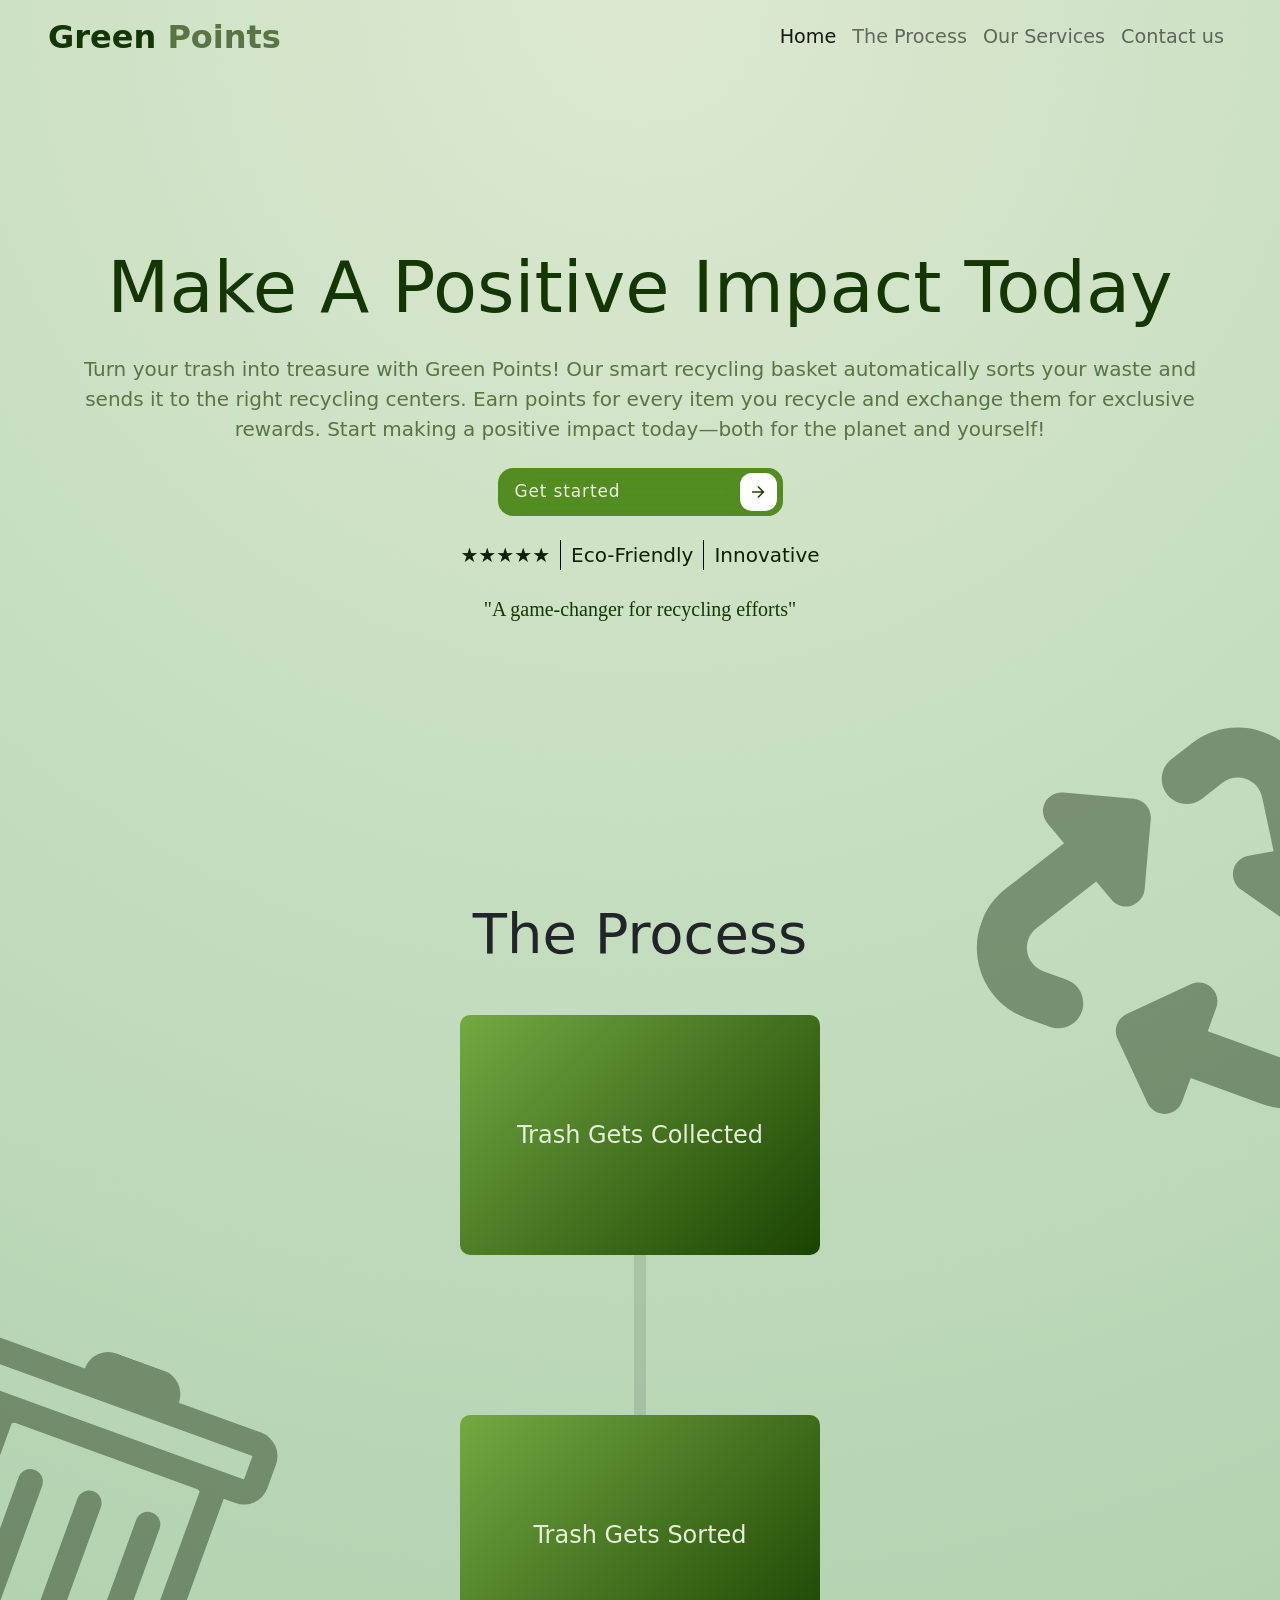
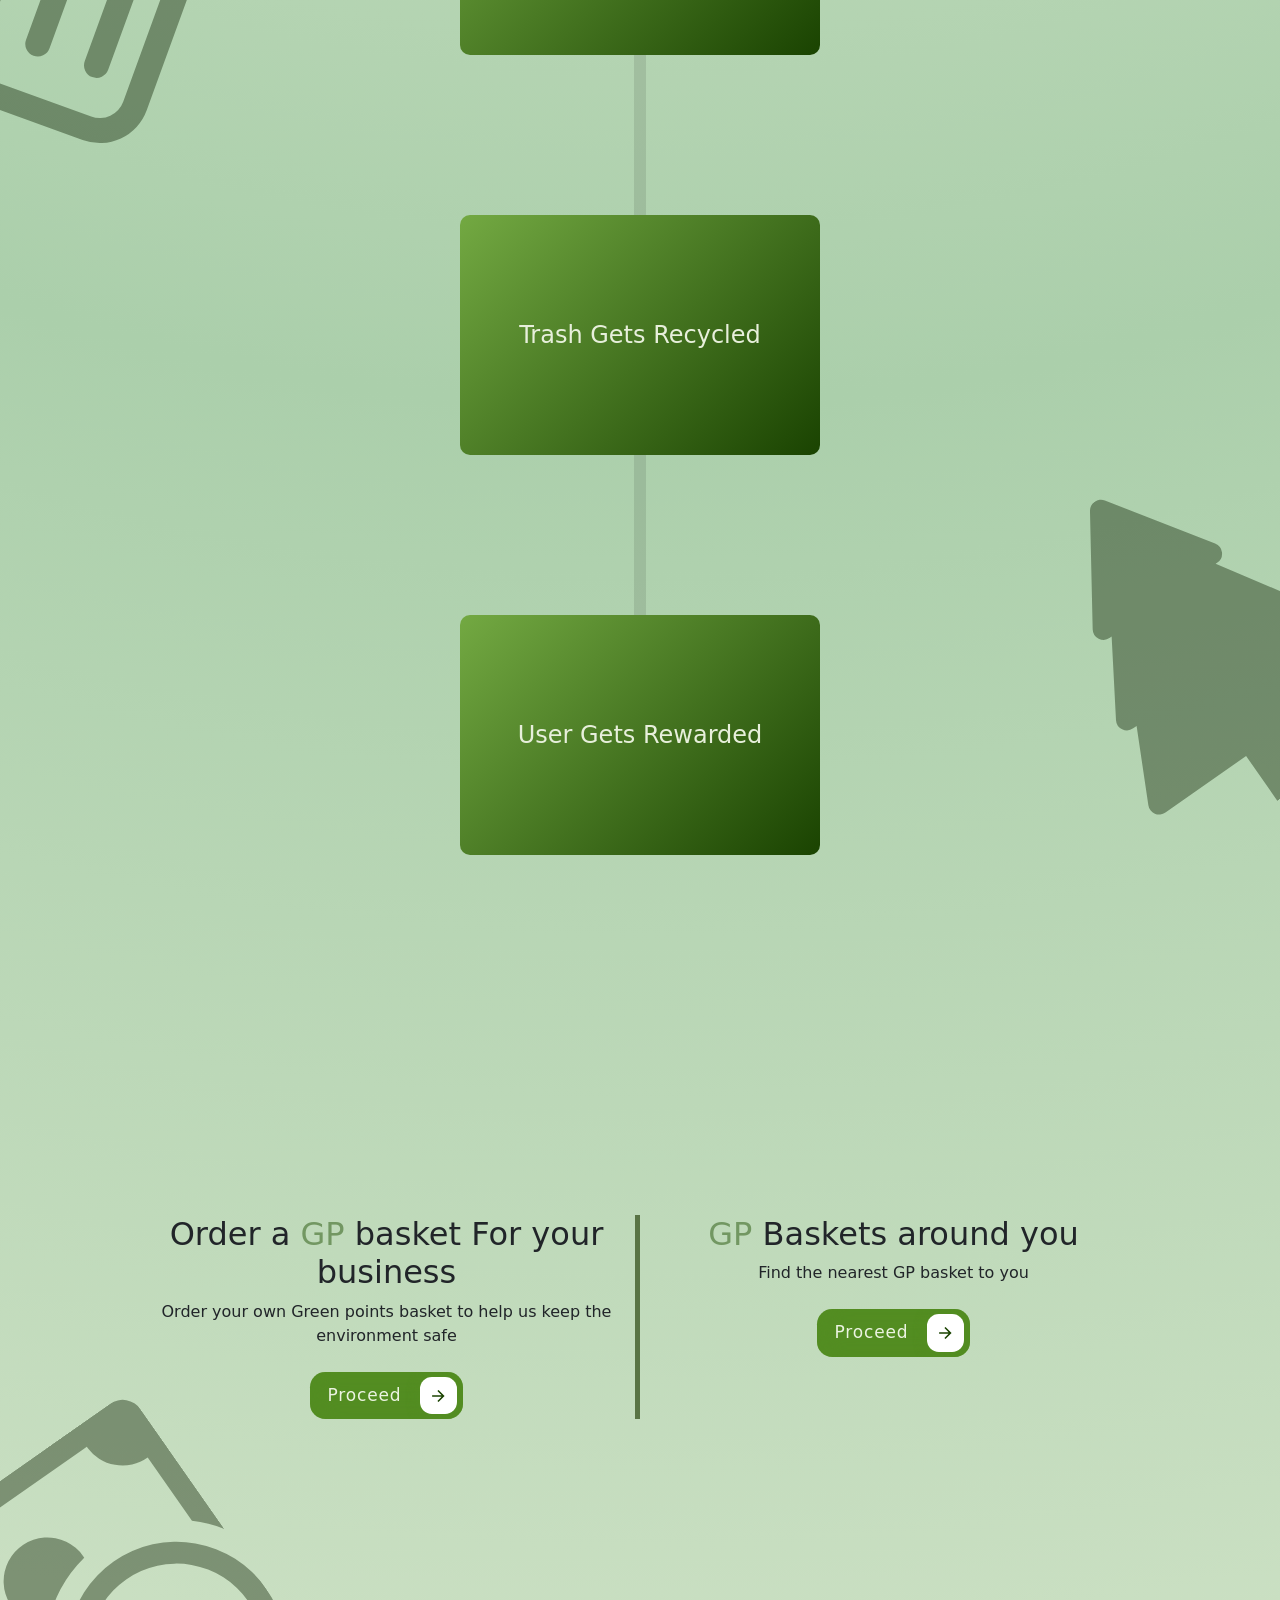
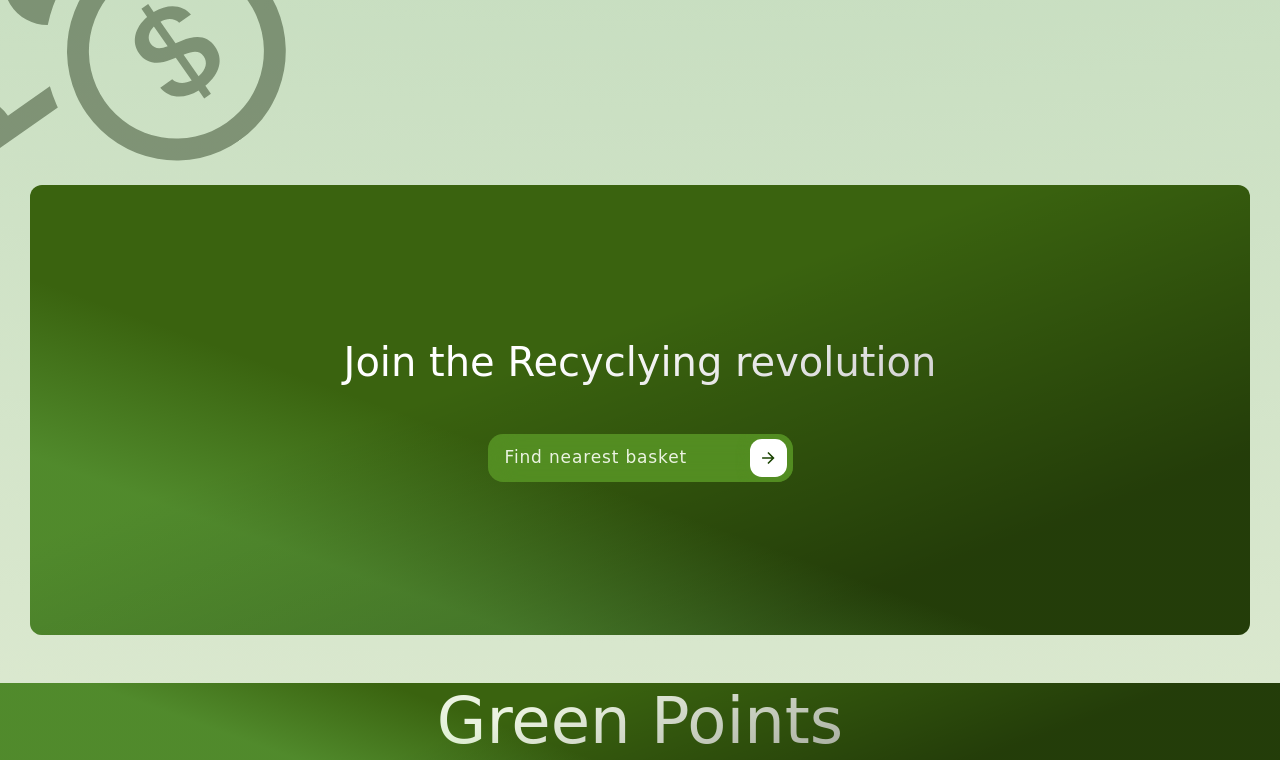
<file: index.html>
<!DOCTYPE html>
<html lang="en">
  <head>
    <meta charset="UTF-8" />
    <meta name="viewport" content="width=device-width, initial-scale=1.0" />
    <title>Green Points</title>
    <link
      rel="stylesheet"
      href="bootstrap-5.1.3-dist/bootstrap-5.1.3-dist/css/bootstrap-grid.css.map"
    />
    <link
      rel="stylesheet"
      href="bootstrap-5.1.3-dist/bootstrap-5.1.3-dist/css/bootstrap.css"
    />
    <link
      rel="stylesheet"
      href="bootstrap-5.1.3-dist/bootstrap-5.1.3-dist/css/bootstrap.min.css"
    />

    <link
      rel="stylesheet"
      href="bootstrap-5.1.3-dist/bootstrap-5.1.3-dist/css/bootstrap-grid.css"
    />
    <link rel="stylesheet" href="css/index-styling.css" />
  </head>

  <body>
    <main>
      <section id="hero" class="vh-100">
        <nav class="navbar navbar-expand-sm navbar-light">
          <div class="container-fluid d-flex px-5">
            <a class="navbar-brand" href="#"
              ><span class="main-color">Green</span>
              <span class="sec-color">Points</span></a
            >
            <button
              class="navbar-toggler d-lg-none"
              type="button "
              data-bs-toggle="collapse"
              data-bs-target="#collapsibleNavId"
              aria-controls="collapsibleNavId"
              aria-expanded="false"
              aria-label="Toggle navigation"
            >
              <span class="navbar-toggler-icon"></span>
            </button>
            <div class="collapse navbar-collapse" id="collapsibleNavId">
              <ul class="navbar-nav ms-auto mt-2 mt-lg-0">
                <li class="nav-item">
                  <a
                    class="nav-link active"
                    href="index.html"
                    aria-current="page"
                    >Home <span class="visually-hidden">(current)</span></a
                  >
                </li>
                <li class="nav-item">
                  <a class="nav-link" href="#process-section">The Process</a>
                </li>
                <li class="nav-item">
                  <a class="nav-link" href="#our-service">Our Services</a>
                </li>

                <li class="nav-item">
                  <a class="nav-link" href="#footer">Contact us</a>
                </li>
              </ul>
            </div>
          </div>
        </nav>

        <div
          class="container d-flex flex-column justify-content-center align-content-center text-center"
        >
          <div class="row justify-content-center align-items-center gap-4">
            <span class="text-center main-color display-2"
              >Make A Positive Impact Today</span
            >
            <span class="text-center sec-color fs-5"
              >Turn your trash into treasure with Green Points! Our smart
              recycling basket automatically sorts your waste and sends it to
              the right recycling centers. Earn points for every item you
              recycle and exchange them for exclusive rewards. Start making a
              positive impact today—both for the planet and yourself!</span
            >
            <!-- From Uiverse.io by adamgiebl -->
            <a href="Order.html" class="cssbuttons-io-button">
              Get started
              <div class="icon">
                <svg
                  height="24"
                  width="24"
                  viewBox="0 0 24 24"
                  xmlns="http://www.w3.org/2000/svg"
                >
                  <path d="M0 0h24v24H0z" fill="none"></path>
                  <path
                    d="M16.172 11l-5.364-5.364 1.414-1.414L20 12l-7.778 7.778-1.414-1.414L16.172 13H4v-2z"
                    fill="#1A4301"
                  ></path>
                </svg>
              </div>
            </a >

            <div
              style="color: #0d2002"
              class="d-flex justify-content-center fs-5"
            >
              <div>★★★★★</div>
              <div class="divider"></div>
              <div>Eco-Friendly</div>
              <div class="divider"></div>
              <div>Innovative</div>
            </div>
            <span class="main-color fs-5" style="font-family: serif"
              >"A game-changer for recycling efforts"</span
            >
          </div>
        </div>
      </section>

      <section
        class="process-section container-fluid d-flex justify-content-center align-items-center gap-5 flex-column text-center"
        id="process-section"
      >
        <span class="display-4">The Process</span>

        <div
          class="tiles d-flex flex-column justify-content-center align-items-center"
          style="gap: 10rem"
        >
          <div class="progress-bar-container">
            <div class="progress-bar"></div>
          </div>

          <div
            type="button"
            data-bs-toggle="popover"
            data-bs-html="true"
            data-bs-trigger="hover focus click"
            title='<img src="imgs/process-img-1.jpg" alt="Popover Image" class="popover-img">'
            data-bs-content="This is the popover content with an image as a title."
            data-bs-placement="right"
          >
            <div class="tile">
              <span>Trash Gets Collected</span>
              <div class="tile_content">
                <p class="tile_title">Trash Gets Collected</p>
                <p class="tile_description">
                  At this stage the user scans their account onto the smart
                  basket and begins inserting trash
                </p>
              </div>
            </div>
          </div>

          <div
            type="button"
            data-bs-toggle="popover"
            data-bs-html="true"
            data-bs-trigger="hover focus click"
            title='<img src="imgs/process-img-1.jpg" alt="Popover Image" class="popover-img">'
            data-bs-content="This is the popover content with an image as a title."
            data-bs-placement="left"
          >
            <div class="tile">
              <span>Trash Gets Sorted</span>
              <div class="tile_content">
                <p class="tile_title">Trash Gets Sorted</p>
                <p class="tile_description">
                  The trash is then sorted momentarily as the user inserts it
                  using AI and sensors into the five categories: Plastic, Metal,
                  Paper, Glass, Food Remains
                </p>
              </div>
            </div>
          </div>

          <div
            type="button"
            data-bs-toggle="popover"
            data-bs-html="true"
            data-bs-trigger="hover focus click"
            title='<img src="imgs/process-img-1.jpg" alt="Popover Image" class="popover-img">'
            data-bs-content="This is the popover content with an image as a title."
            data-bs-placement="right"
          >
            <div class="tile">
              <span>Trash Gets Recycled</span>
              <div class="tile_content">
                <p class="tile_title">Trash Gets Recycled</p>
                <p class="tile_description">
                  The trash gets sent to 3rd party recycling facilities, in
                  exchange for money
                </p>
              </div>
            </div>
          </div>

          <div
            type="button"
            data-bs-toggle="popover"
            data-bs-html="true"
            data-bs-trigger="hover focus click"
            title='<img src="imgs/process-img-1.jpg" alt="Popover Image" class="popover-img">'
            data-bs-content="This is the popover content with an image as a title."
            data-bs-placement="left"
          >
            <div class="tile">
              <span>User Gets Rewarded</span>
              <div class="tile_content">
                <p class="tile_title">User Gets Rewarded</p>
                <p class="tile_description">
                  The money is then sent back to the user in the form of Green
                  Points which they can exchange for diffrent rewards
                </p>
              </div>
            </div>
          </div>
        </div>
      </section>

      <section
        id="our-service"
        class="vh-100 d-flex flex-column align-items-center justify-content-center text-center"
      >
        <div class="row">
          <div class="col-md-6 col line mt-4">
            <h2>
              Order a <span style="color: #729762">GP</span> basket For your
              business
            </h2>
            <p>
              Order your own Green points basket to help us keep the environment
              safe
            </p>
            <div class="row d-flex justify-content-center mt-4">
              <a href="Order.html" class="cssbuttons-io-button" style="width: 30%">
                Proceed
                <div class="icon">
                  <svg
                    height="24"
                    width="24"
                    viewBox="0 0 24 24"
                    xmlns="http://www.w3.org/2000/svg"
                  >
                    <path d="M0 0h24v24H0z" fill="none"></path>
                    <path
                      d="M16.172 11l-5.364-5.364 1.414-1.414L20 12l-7.778 7.778-1.414-1.414L16.172 13H4v-2z"
                      fill="#1A4301"
                    ></path>
                  </svg>
                </div>
              </a>
            </div>
          </div>
          <div class="col-md-6 col mt-4">
            <h2><span style="color: #729762">GP</span> Baskets around you</h2>
            <p>Find the nearest GP basket to you</p>
            <div class="row d-flex justify-content-center mt-4">
              <a href="map.html" class="cssbuttons-io-button" style="width: 30%">
                Proceed
                <div class="icon">
                  <svg
                    height="24"
                    width="24"
                    viewBox="0 0 24 24"
                    xmlns="http://www.w3.org/2000/svg"
                  >
                    <path d="M0 0h24v24H0z" fill="none"></path>
                    <path
                      d="M16.172 11l-5.364-5.364 1.414-1.414L20 12l-7.778 7.778-1.414-1.414L16.172 13H4v-2z"
                      fill="#1A4301"
                    ></path>
                  </svg>
                </div>
              </a>
            </div>
          </div>
        </div>
      </section>

      <section
        class="rev-section text-center d-flex justify-content-center align-items-center flex-column"
      >
        <div class="display-6 text-white">Join the Recyclying revolution</div>
        <a href="map.html" class="cssbuttons-io-button mt-5">
          Find nearest basket
          <div class="icon">
            <svg
              height="24"
              width="24"
              viewBox="0 0 24 24"
              xmlns="http://www.w3.org/2000/svg"
            >
              <path d="M0 0h24v24H0z" fill="none"></path>
              <path
                d="M16.172 11l-5.364-5.364 1.414-1.414L20 12l-7.778 7.778-1.414-1.414L16.172 13H4v-2z"
                fill="#1A4301"
              ></path>
            </svg>
          </div>
        </a>
      </section>

      <section
        class="footer container-fluid d-flex flex-column justify-content-center align-items-center mt-5"
        id="footer"
      >
        <span class="display-3" style="color: #ebf3e1"> Green Points </span>
        
      </section>
    </main>

    <img
      src="./imgs/recycle-solid.svg"
      width="400"
      height="400"
      style="
        position: absolute;
        top: 80vh;
        right: -9vw;
        transform: rotate(20deg);
        opacity: 0.4;
      "
    />
    <img
      src="./imgs/trash.svg"
      width="400"
      height="400"
      style="
        position: absolute;
        top: 150vh;
        left: -10vw;
        transform: rotate(20deg);
        opacity: 0.4;
      "
    />
    <img
      src="./imgs/tree.svg"
      width="350"
      height="350"
      style="
        position: absolute;
        top: 230vh;
        right: -7vw;
        transform: rotate(-35deg);
        opacity: 0.4;
      "
    />
    <img
      src="./imgs/cash.svg"
      width="350"
      height="350"
      style="
        position: absolute;
        top: 340vh;
        left: -7vw;
        transform: rotate(-35deg);
        opacity: 0.4;
      "
    />

    <script
      src="https://cdn.jsdelivr.net/npm/bootstrap@5.3.3/dist/js/bootstrap.bundle.min.js"
      integrity="sha384-YvpcrYf0tY3lHB60NNkmXc5s9fDVZLESaAA55NDzOxhy9GkcIdslK1eN7N6jIeHz"
      crossorigin="anonymous"
    ></script>
    <script src="js/main.js"></script>
  </body>
</html>
</file>
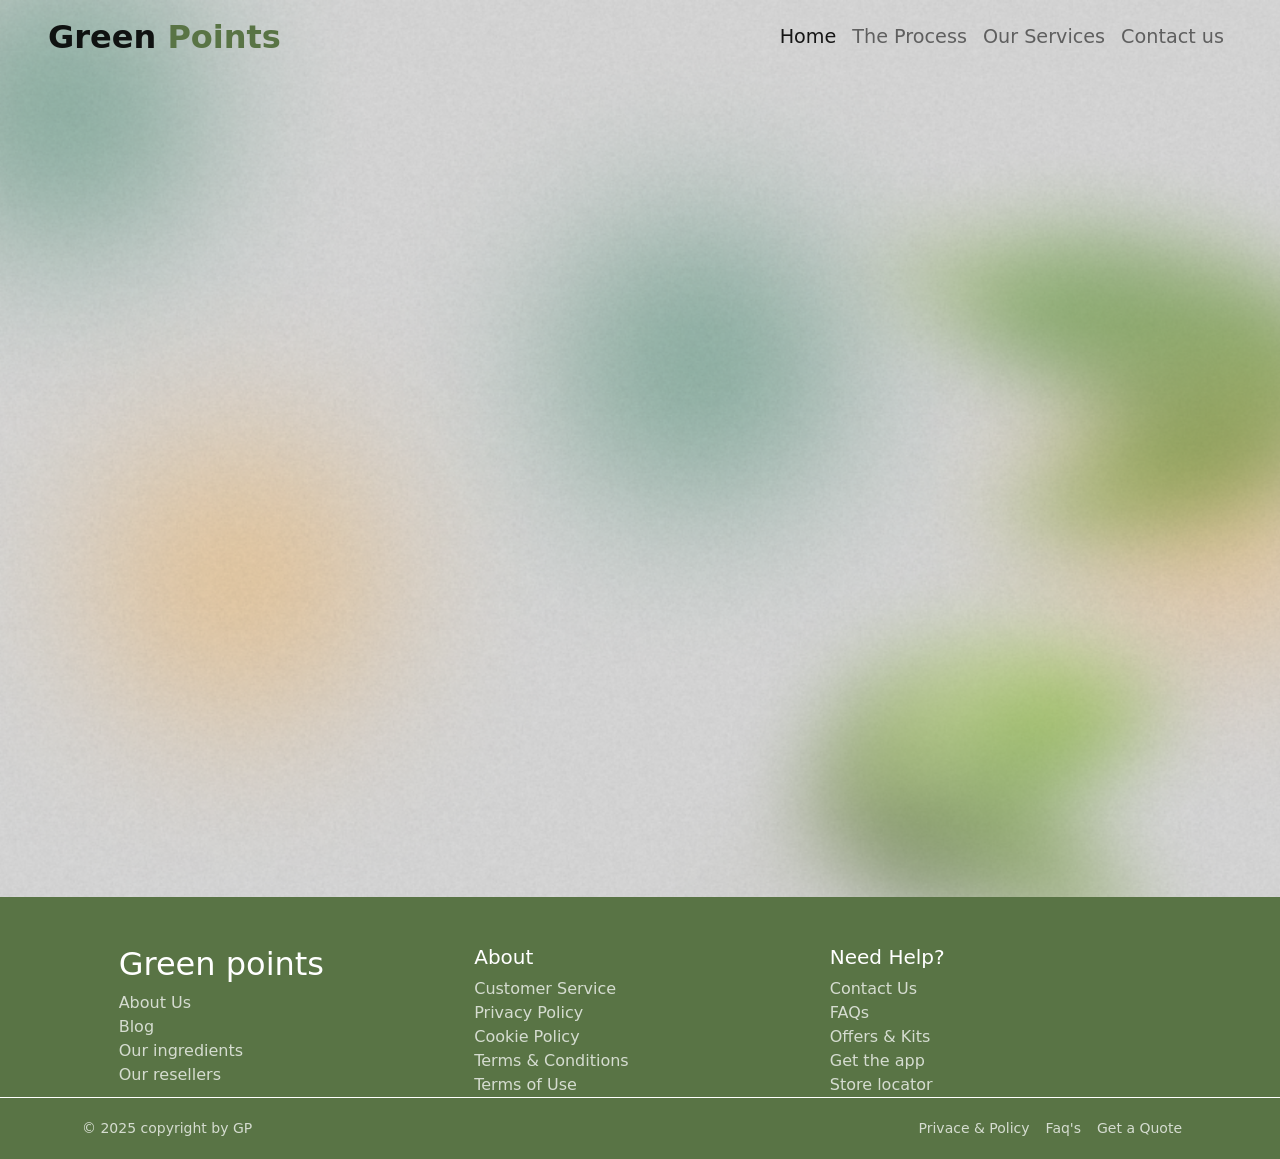
<file: map.html>
<!DOCTYPE html>
<html lang="en">

<head>
    <meta charset="UTF-8">
    <meta name="viewport" content="width=device-width, initial-scale=1.0">
    <title>Green points</title>
    <link rel="stylesheet" href="bootstrap-5.1.3-dist/bootstrap-5.1.3-dist/css/bootstrap-grid.css.map">
    <link rel="stylesheet" href="bootstrap-5.1.3-dist/bootstrap-5.1.3-dist/css/bootstrap.css">
    <link rel="stylesheet" href="bootstrap-5.1.3-dist/bootstrap-5.1.3-dist/css/bootstrap.min.css">

    <link rel="stylesheet" href="bootstrap-5.1.3-dist/bootstrap-5.1.3-dist/css/bootstrap-grid.css">
    <style>
        :root {
            --main-color: #597445;
            --text-color: #729762;

        }

        body {
            overflow-x: hidden;
        }

        nav ul li .nav-link {
            font-weight: 500;
            font-size: 1.2rem;
            transition: .5s;
        }

        nav ul li .nav-link:hover,
        .navbar-brand:hover {
            scale: 1.15;

        }

        nav span {
            color: var(--main-color);
        }

        #hero,
        #hero-order,
        .input {
            background-image: url(../imgs/bg.png);
            background-position: center center;
            background-size: cover;
            height: 100vh;
        }

        .navbar-brand {
            font-size: 2rem;
            transition: .5s;
            font-weight: 700;
        }

        .container {
            height: 80%;
        }

        .main_btn {
            all: unset;
            display: flex;
            align-items: center;
            position: relative;
            padding: 0.01em 1.5em;
            padding-top: 0.4rem;
            border: var(--main-color) solid 0.15em;
            border-radius: 0.25em;
            color: var(--main-color);
            font-size: 1.5em;
            font-weight: 600;
            cursor: pointer;
            overflow: hidden;
            transition: border 300ms, color 300ms;
            user-select: none;
        }

        .main_btn p {
            z-index: 1;
        }

        .main_btn:hover {
            color: #212121;
        }

        .main_btn:active {
            border-color: teal;
        }

        .main_btn::after,
        .main_btn::before {
            content: "";
            position: absolute;
            width: 9em;
            aspect-ratio: 1;
            background: var(--main-color);
            opacity: 50%;
            border-radius: 50%;
            transition: transform 500ms, background 300ms;
        }

        .main_btn::before {
            left: 0;
            transform: translateX(-8em);
        }

        .main_btn::after {
            right: 0;
            transform: translateX(8em);
        }

        .main_btn:hover:before {
            transform: translateX(-1em);
        }

        .main_btn:hover:after {
            transform: translateX(1em);
        }

        .main_btn:active:before,
        .main_btn:active:after {
            background: teal;
        }

        #hero .imgs {
            position: relative;
        }

        .imgs img:nth-child(1) {
            position: absolute;
            left: 10px;
            bottom: -510px;

        }

        .imgs img:nth-child(2) {
            position: absolute;
            right: -180px;
            top: -90px;
            rotate: 20deg;
        }

        #hero {
      background-image: url(./imgs/bg.png);
      background-position: center center;
      background-size: cover;
      height: 100vh;
    }
    .navbar-brand::after {
        content: "";
        position: absolute;
        left: 50%;
        bottom: -3px;
        width: 0;
        height: 2px;
        background: var(--main-color);
        transition: all 0.3s ease-in-out;
      }
      .navbar-brand:hover {
        transform: translateY(-3px);
      }
      
      .navbar-brand:hover::after {
        width: 100%;
        left: 0;
      }

        a{
            text-decoration: none;
        }
        .nav-link::after {
            content: "";
            position: absolute;
            left: 50%;
            bottom: 0;
            width: 0;
            height: 2px;
            background: var(--text-color);
            transition: all 0.3s ease-in-out;
          }
          
          .nav-link:hover::after {
            width: 100%;
            left: 0;
          }
          
    </style>
</head>

<body>
    <section id="hero" class=" vh-100">
        <nav class="navbar navbar-expand-sm navbar-light">
            <div class="container-fluid d-flex px-5">
                <a class="navbar-brand" href="#">Green <span>Points</span> </a>
                <button class="navbar-toggler d-lg-none" type="button " data-bs-toggle="collapse"
                    data-bs-target="#collapsibleNavId" aria-controls="collapsibleNavId" aria-expanded="false"
                    aria-label="Toggle navigation">
                    <span class="navbar-toggler-icon"></span>
                </button>
                <div class="collapse navbar-collapse" id="collapsibleNavId">
                    <ul class="navbar-nav ms-auto mt-2 mt-lg-0">
                        <li class="nav-item">
                            <a class="nav-link active" href="index.html" aria-current="page">Home
                                <span class="visually-hidden">(current)</span></a>
                        </li>
                        <li class="nav-item">
                            <a class="nav-link" href="index.html#our-survice">The Process</a>
                        </li>
                        <li class="nav-item">
                            <a class="nav-link" href="index.html#our_plans">Our Services</a>
                        </li>

                        <li class="nav-item">
                            <a class="nav-link" href="index.html#foot">Contact us</a>
                        </li>
                    </ul>
                </div>
            </div>
        </nav>
        <div class="container d-flex flex-column justify-content-center align-content-center">
            <div class="row">
                <div class="col-md-8">
                    <div class="content">
                        <div class="mapouter">
                            <div class="gmap_canvas"><iframe class="gmap_iframe" width="100%" frameborder="0"
                                    scrolling="no" marginheight="0" marginwidth="0"
                                    src="https://maps.google.com/maps?width=600&amp;height=400&amp;hl=en&amp;q=alexa&amp;t=k&amp;z=15&amp;ie=UTF8&amp;iwloc=B&amp;output=embed"></iframe><a
                                    href="https://sprunkin.com/">Sprunki Game</a></div>
                            <style>
                                .mapouter {
                                    position: relative;
                                    text-align: right;
                                    width: 125%;
                                    height: 400px;
                                }

                                .gmap_canvas {
                                    overflow: hidden;
                                    background: none !important;
                                    width: 125%;
                                    height: 400px;
                                }

                                .gmap_iframe {
                                    height: 400px !important;
                                }
                            </style>
                        </div>
                    </div>
                </div>

            </div>
        </div>
    </section>
    <footer class=" foote" style="background-color: #597445;margin-top: 45px;">
        <div class="footer-top py-8">
            <div class="container-fluid">
                <div class="row gy-5 d-flex justify-content-center">
                    <div class="col-lg-10 pe-xxl-10">
                        <div class="row gy-5">
                            <div class="col-6 col-lg-4">
                                <h2 class="text-white footer-title-01">Green points</h2>
                                <ul class="list-unstyled footer-link-01 m-0">
                                    <li><a class="text-white text-opacity-75" href="#">About Us</a></li>
                                    <li><a class="text-white text-opacity-75" href="#">Blog</a></li>
                                    <li><a class="text-white text-opacity-75" href="#">Our ingredients</a></li>
                                    <li><a class="text-white text-opacity-75" href="#">Our resellers</a></li>
                                </ul>
                            </div>
                            <div class="col-10 col-lg-4">
                                <h5 class="text-white footer-title-01">About</h5>
                                <ul class="list-unstyled footer-link-01 m-0">
                                    <li><a class="text-white text-opacity-75" href="#">Customer Service</a></li>
                                    <li><a class="text-white text-opacity-75" href="#">Privacy Policy</a></li>
                                    <li><a class="text-white text-opacity-75" href="#">Cookie Policy</a></li>
                                    <li><a class="text-white text-opacity-75" href="#">Terms &amp; Conditions</a></li>
                                    <li><a class="text-white text-opacity-75" href="#">Terms of Use</a></li>
                                </ul>
                            </div>
                            <div class="col-10 col-lg-4">
                                <h5 class="text-white footer-title-01">Need Help?</h5>
                                <ul class="list-unstyled footer-link-01 m-0">
                                    <li><a class="text-white text-opacity-75" href="#">Contact Us</a></li>
                                    <li><a class="text-white text-opacity-75" href="#">FAQs</a></li>
                                    <li><a class="text-white text-opacity-75" href="#">Offers &amp; Kits</a></li>
                                    <li><a class="text-white text-opacity-75" href="#">Get the app</a></li>
                                    <li><a class="text-white text-opacity-75" href="#">Store locator</a></li>
                                </ul>
                            </div>
                        </div>
                    </div>
                </div>
            </div>
        </div>
        <div class="footer-bottom small py-3 border-top border-white border-opacity-10">
            <div class="container">
                <div class="row">
                    <div class="col-md-6 text-center text-md-start py-1">
                        <p class="m-0 text-white text-opacity-75">© 2025 copyright by GP </p>
                    </div>
                    <div class="col-md-6 text-center text-md-end py-1">
                        <ul class="nav justify-content-center justify-content-md-end list-unstyled footer-link-01 m-0">
                            <li class="p-0 mx-3 ms-md-0 me-md-3"><a href="#" class="text-white text-opacity-75">Privace &amp; Policy</a></li>
                            <li class="p-0 mx-3 ms-md-0 me-md-3"><a href="#" class="text-white text-opacity-75">Faq's</a></li>
                            <li class="p-0 mx-3 ms-md-0 me-md-3"><a href="#" class="text-white text-opacity-75">Get a Quote</a></li>
                        </ul>
                    </div>
                </div>
            </div>
        </div>
    </footer>

</body>

</html>
</file>
<file: css/index-styling.css>
:root {
  --main-color: #143601;
  --text-color: #597445;
}
body {
  overflow-x: hidden;
  background: radial-gradient(circle at top , #dce9d0, #abcfab, #dce9d0);
  position: relative;

}

body::before {
  content: "";
  position: absolute;
  top: 0;
  left: 0;
  width: 100%;
  height: 100%;
  background: url('https://www.transparenttextures.com/patterns/natural-paper.png'); /* Soft dot texture */
  opacity: 0.2; /* Adjust transparency to make it subtle */
  pointer-events: none;
}
a{
  text-decoration: none;
}
a:hover{
  color: white;
}
.main-color {
  color: var(--main-color);
}
.sec-color {
  color: var(--text-color);
}
/* From Uiverse.io by adamgiebl */ 
.cssbuttons-io-button {
  background: #538D22;
  
  color: #ebf3e1;
  padding: 0.5em 1em;
  font-size: 17px;
  font-weight: 500;
  border-radius: 0.9em;
  border: none;
  letter-spacing: 0.05em;
  display: flex;
  align-items: center;
  box-shadow: inset 0 0 1.6em -0.6em #538D22;
  overflow: hidden;
  position: relative;
  height: 2.8em;
  padding-right: 3.3em;
  cursor: pointer;
  width: 25%;
  
}

.cssbuttons-io-button .icon {
  background: white;
  margin-left: 1em;
  position: absolute;
  display: flex;
  align-items: center;
  justify-content: center;
  height: 2.2em;
  width: 2.2em;
  border-radius: 0.7em;
  box-shadow: 0.1em 0.1em 0.6em 0.2em #538D22;
  right: 0.3em;
  transition: all 0.3s;
}

.cssbuttons-io-button:hover .icon {
  width: calc(100% - 0.6em);
  color: white;
}

.cssbuttons-io-button .icon svg {
  width: 1.1em;
  transition: transform 0.3s;
  color: #7b52b9;
}

.cssbuttons-io-button:hover .icon svg {
  transform: translateX(0.1em);
}

.cssbuttons-io-button:active .icon {
  transform: scale(0.95);
}
a:hover {
  color: white;
  text-decoration: none;
}

.navbar-brand {
  position: relative;
  display: inline-block;
  font-size: 2rem;
  font-weight: 700;
  text-decoration: none;
  transition: transform 0.3s ease-in-out;
  font-size: 2rem;
  font-weight: 700;
}

/* Underline Effect */
.navbar-brand::after {
  content: "";
  position: absolute;
  left: 50%;
  bottom: -3px;
  width: 0;
  height: 2px;
  background: var(--text-color);
  transition: all 0.3s ease-in-out;
}

/* Hover Effect */
.navbar-brand:hover {
  transform: translateY(-3px); /* Slight upward motion */
}

.navbar-brand:hover::after {
  width: 100%;
  left: 0;
}

.nav-link {
  font-weight: 500;
  font-size: 1.2rem;
  position: relative;
  text-decoration: none;
  padding: 5px 0;
  transition: color 0.3s ease-in-out;
}

/* Underline Effect for Nav Links */
.nav-link::after {
  content: "";
  position: absolute;
  left: 50%;
  bottom: 0;
  width: 0;
  height: 2px;
  background: var(--text-color);
  transition: all 0.3s ease-in-out;
}

.nav-link:hover::after {
  width: 100%;
  left: 0;
}

.divider {
  width: 1px;
  margin: 0 10px;
  background: rgb(0, 0, 0); /* Semi-transparent white divider */
}


.container {
  height: 80%;
}
.main_btn {
  all: unset;
  display: flex;
  align-items: center;
  position: relative;
  padding: 0.01em 1.5em;
  padding-top: 0.4rem;
  border: var(--main-color) solid 0.15em;
  border-radius: 0.25em;
  color: var(--main-color);
  font-size: 1.5em;
  font-weight: 600;
  cursor: pointer;
  overflow: hidden;
  transition: border 300ms, color 300ms;
  user-select: none;
}

.main_btn p {
  z-index: 1;
}

.main_btn:hover {
  color: #212121;
}

.main_btn:active {
  border-color: teal;
}

.main_btn::after,
.main_btn::before {
  content: "";
  position: absolute;
  width: 9em;
  aspect-ratio: 1;
  background: var(--main-color);
  opacity: 50%;
  border-radius: 50%;
  transition: transform 500ms, background 300ms;
}

.main_btn::before {
  left: 0;
  transform: translateX(-8em);
}

.main_btn::after {
  right: 0;
  transform: translateX(8em);
}

.main_btn:hover:before {
  transform: translateX(-1em);
}

.main_btn:hover:after {
  transform: translateX(1em);
}

.main_btn:active:before,
.main_btn:active:after {
  background: teal;
}
#hero .imgs {
  position: relative;
}
.imgs img:nth-child(1) {
  position: absolute;
  left: 10px;
  bottom: -510px;
}
.imgs img:nth-child(2) {
  position: absolute;
  right: -180px;
  top: -90px;
  rotate: 20deg;
}
#hero {
  overflow: hidden;
}
.line {
  position: relative;
}
.line::after {
  position: absolute;
  content: "";
  background-color: #597445;
  height: 100%;
  top: 0;
  right: 0px;
  width: 5px;
}


.tiles {
  position: relative;
}


/* From Uiverse.io by gharsh11032000 */ 
.tile {
  position: relative;
  width: 360px;
  height: 240px;
  background: linear-gradient(-45deg, #1A4301 0%, #73A942 100% );
  border-radius: 10px;
  display: flex;
  align-items: center;
  justify-content: center;
  overflow: hidden;
  transition: all 0.6s cubic-bezier(0.23, 1, 0.320, 1);
  cursor: pointer;
  color: #e7efdb;
  font-size: 24px;
  font-weight: 500;
}


.tile:hover {
  transform: scale(1.1);
  box-shadow: 0 10px 20px rgba(0, 0, 0, 0.2);
}

.tile_content {
  position: absolute;
  top: 50%;
  left: 50%;
  transform: translate(-50%, -50%) rotate(-45deg);
  width: 100%;
  height: 100%;
  padding: 20px;
  box-sizing: border-box;
  background-color: #fff;
  opacity: 0;
  transition: all 0.6s cubic-bezier(0.23, 1, 0.320, 1);
}

.tile:hover .tile_content{
  transform: translate(-50%, -50%) rotate(0deg);
  opacity: 1;
}

.stay-hovered {
  opacity: 1;
  transform: translate(-50%, -50%) rotate(0deg);
}

.tile_title {
  margin: 0;
  font-size: 24px;
  color: #333;
  font-weight: 700;
}

.tile_description {
  margin: 10px 0 0;
  font-size: 14px;
  color: #777;
  line-height: 1.4;
}

.progress-bar-container {
  position: absolute;
  width: 12px; /* Thin vertical bar */
  height: 100%;
  background: rgba(0, 0, 0, 0.1);
  border-radius: 3px;
  overflow: hidden;
}

/* Actual Progress Bar */
.progress-bar {
  width: 100%;
  height: 0%;
  background: #28a745;
  transition: height 0.1s ease;
}

.popover {
    max-width: 100% !important; /* Increase width */
    min-width: 250px; /* Optional: Set a minimum width */
    word-wrap: break-word;
    overflow: hidden;
}

.popover-body {
    padding: 10px; 
    text-align: center; /* Centers the image */
}

.popover-img {
    max-width: auto; /* Ensures it fits inside */
    height: 200px;
    display: block;
    margin: 0 auto;
    border-radius: 8px; /* Optional: Adds rounded corners */
}

.rev-section {
  color: #ebf3e1;
  position: relative;
  background: #3a630f; /* Base background color */
  text-align: center;
  overflow: hidden;
  height: 50vh;
  margin:30px;
  border-radius: 12px;
}

/* Add the diagonal overlay */
.rev-section::before {
  content: "";
  position: absolute;
  top: 0;
  left: 0;
  width: 100%;
  height: 100%;
  background: linear-gradient(20deg, rgba(130, 224, 107, 0.315) 20%, transparent 40%), 
              linear-gradient(-20deg, rgba(0, 0, 0, 0.39) 20%, transparent 60%);
  z-index: 0;
}

.footer{
  background: #3a630f;
  position: relative;
  overflow: hidden;
  text-align: center;
}

.footer::before{
  content: "";
  position: absolute;
  top: 0;
  left: 0;
  width: 100%;
  height: 100%;
  background: linear-gradient(20deg, rgba(130, 224, 107, 0.315) 20%, transparent 40%), 
              linear-gradient(-20deg, rgba(0, 0, 0, 0.39) 20%, transparent 60%);
  z-index: 0;
}
</file>
